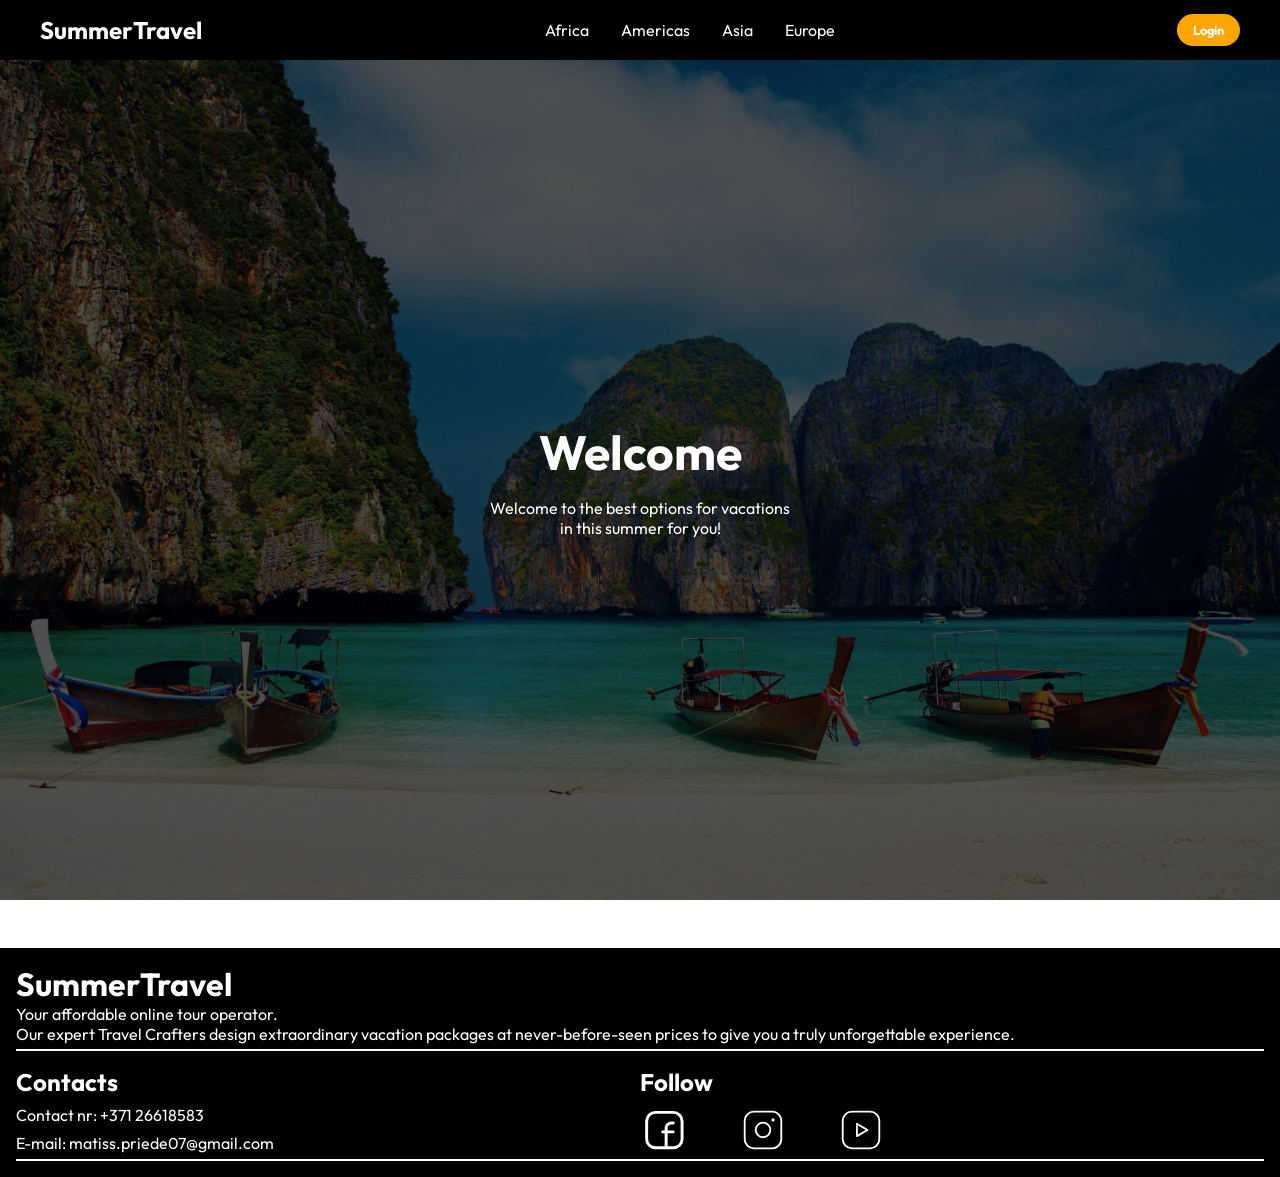
<file: website_v1/index.html>
<!DOCTYPE html>
<html lang="en">
<head>
    <meta charset="UTF-8">
    <meta name="viewport" content="width=device-width, initial-scale=1.0">
    <title>SummerTravel</title>

<link rel="icon" type="image/x-icon" href="Summer Travel logo,palm tree and plane logo.png">

    <link rel="stylesheet" href="style.css">
    <link rel="stylesheet" href="https://cdnjs.cloudflare.com/ajax/libs/font-awesome/6.5.2/css/all.min.css" integrity="sha512-SnH5WK+bZxgPHs44uWIX+LLJAJ9/2PkPKZ5QiAj6Ta86w+fsb2TkcmfRyVX3pBnMFcV7oQPJkl9QevSCWr3W6A==" crossorigin="anonymous" referrerpolicy="no-referrer" />
    <link rel="preconnect" href="https://fonts.googleapis.com">
<link rel="preconnect" href="https://fonts.gstatic.com" crossorigin>
<link href="https://fonts.googleapis.com/css2?family=Outfit&display=swap" rel="stylesheet">

</head>
<body>
    <header>
        <div class="navbar">
            <div class="logo"><a href="index.html">SummerTravel</a></div>
            <ul class="links">
                <li><a href="Africa.html">Africa</a></li>
                <li><a href="Americas.html">Americas</a></li>
                <li><a href="Asia.html">Asia</a></li>
                <li><a href="Europe.html">Europe</a></li>
            </ul>
            <a href="get.html" class="action_btn">Login</a>
            <div class="toggle_btn">
                <i class="fa-solid fa-bars"></i>
            </div>
        </div>


        <div class="dropdown_menu">
                <li><a href="Africa.html">Africa</a></li>
                <li><a href="Americas.html">Americas</a></li>
                <li><a href="Asia.html">Asia</a></li>
                <li><a href="Europe.html">Europe</a></li>
                <li><a href="get.html" class="action_btn">Login</a></li>

        </div>
    </header>

    <main>
        <section class="galvenais">
            <h1>Welcome</h1>
            <p>Welcome to the best options for vacations <br> in this summer for you!</p>

        </section>
    </main>

    <footer class="apaksa">
        <div class="virsraksts">
            <h1>SummerTravel</h1>
            <p>Your affordable online tour operator. </p> <p class="extra_text">Our expert Travel Crafters design extraordinary vacation packages at never-before-seen prices to give you a truly unforgettable experience.</p>
        </div>

        <div class="visi_cont">        
            <div class="contacts">
            <h2>Contacts</h2>
            <p>Contact nr: +371 26618583</p>
            <p>E-mail: matiss.priede07@gmail.com</p>
            </div>
    <div class="follow">
        <h2>Follow</h2>
        <div class="icons_div">
<a href="https://www.facebook.com/?locale=lv_LV"><svg class="follow_icons" xmlns="http://www.w3.org/2000/svg" width="1em" height="1em" viewBox="0 0 994 1024" data-testid="facebook-box-icon"><title>facebook-box-icon</title><path fill="none" stroke="currentColor" stroke-linecap="round" stroke-linejoin="round" stroke-width="60.502" d="M302.508 150.941h363.174c100.15 0 181.344 81.194 181.344 181.344V695.66c0 100.111-81.194 181.305-181.344 181.305H302.346c-100.151 0-181.345-81.194-181.345-181.344V332.447c0-100.232 81.275-181.506 181.508-181.506zM447.705 550.168h217.808"></path><path fill="none" stroke="currentColor" stroke-linecap="round" stroke-linejoin="round" stroke-width="60.502" d="M665.558 368.589h-38.117c-59.13 0-107.089 47.956-107.089 107.089v401.128"></path></svg></a>
<a href="https://www.instagram.com/"><svg class="follow_icons" xmlns="http://www.w3.org/2000/svg" fill="none" viewBox="0 0 41 40" width="1em" height="1em" data-testid="instagram-box-icon"><title>instagram-box-icon</title><path fill="currentColor" fill-rule="evenodd" d="M12.993 5.75a6.742 6.742 0 0 0-6.743 6.743v15.014a6.742 6.742 0 0 0 6.743 6.743h15.014a6.742 6.742 0 0 0 6.743-6.742V12.493a6.742 6.742 0 0 0-6.742-6.743zm0-1.5h15.015c4.551 0 8.242 3.69 8.242 8.243v15.015c0 4.551-3.69 8.242-8.243 8.242H12.993a8.242 8.242 0 0 1-8.243-8.243V12.493a8.242 8.242 0 0 1 8.243-8.243zm15.75 6.189a1.313 1.313 0 1 0 1.319 1.317v-.004h-.75l.75.004a1.312 1.312 0 0 0-1.312-1.317h-.006zm-11.955 5.849a5.25 5.25 0 1 1 7.424 7.424 5.25 5.25 0 0 1-7.424-7.424m-1.061-1.061a6.75 6.75 0 1 1 9.546 9.546 6.75 6.75 0 0 1-9.546-9.546" clip-rule="evenodd" style="stroke: none;"></path></svg></a>
<a href="https://www.youtube.com/"><svg class="follow_icons" xmlns="http://www.w3.org/2000/svg" fill="none" viewBox="0 0 41 40" width="1em" height="1em" data-testid="youtube-box-icon"><title>youtube-box-icon</title><path fill="currentColor" fill-rule="evenodd" d="M6.25 12.5A6.75 6.75 0 0 1 13 5.75h15.007a6.743 6.743 0 0 1 6.743 6.743v15.015a6.743 6.743 0 0 1-6.743 6.742H12.993a6.743 6.743 0 0 1-6.743-6.743zm21.757-8.25H13a8.25 8.25 0 0 0-8.25 8.25v15.007a8.243 8.243 0 0 0 8.243 8.243h15.014a8.243 8.243 0 0 0 8.243-8.242V12.493a8.243 8.243 0 0 0-8.243-8.243zm-10.462 10.1a.75.75 0 0 0-1.125.65v10a.75.75 0 0 0 1.125.65l8.66-5a.75.75 0 0 0 0-1.3zM24.33 20l-6.41 3.7v-7.4z" clip-rule="evenodd" style="stroke: none;"></path></svg></a>
        </div>
    </div>
    
        </div>
    </footer>

    <script>

        const toggleBtn = document.querySelector('.toggle_btn')
        const toggleBtnIcon = document.querySelector('.toggle_btn i')
        const dropDownMenu = document.querySelector('.dropdown_menu')

        toggleBtn.onclick = function () {
            dropDownMenu.classList.toggle('open')
            const isOpen = dropDownMenu.classList.contains('open')

            if (isOpen){
            toggleBtnIcon.classList = 'fa-solid fa-xmark'
            }
            else{
            toggleBtnIcon.classList = 'fa-solid fa-bars'
            }
        }

    </script>
</body>
</html>
</file>
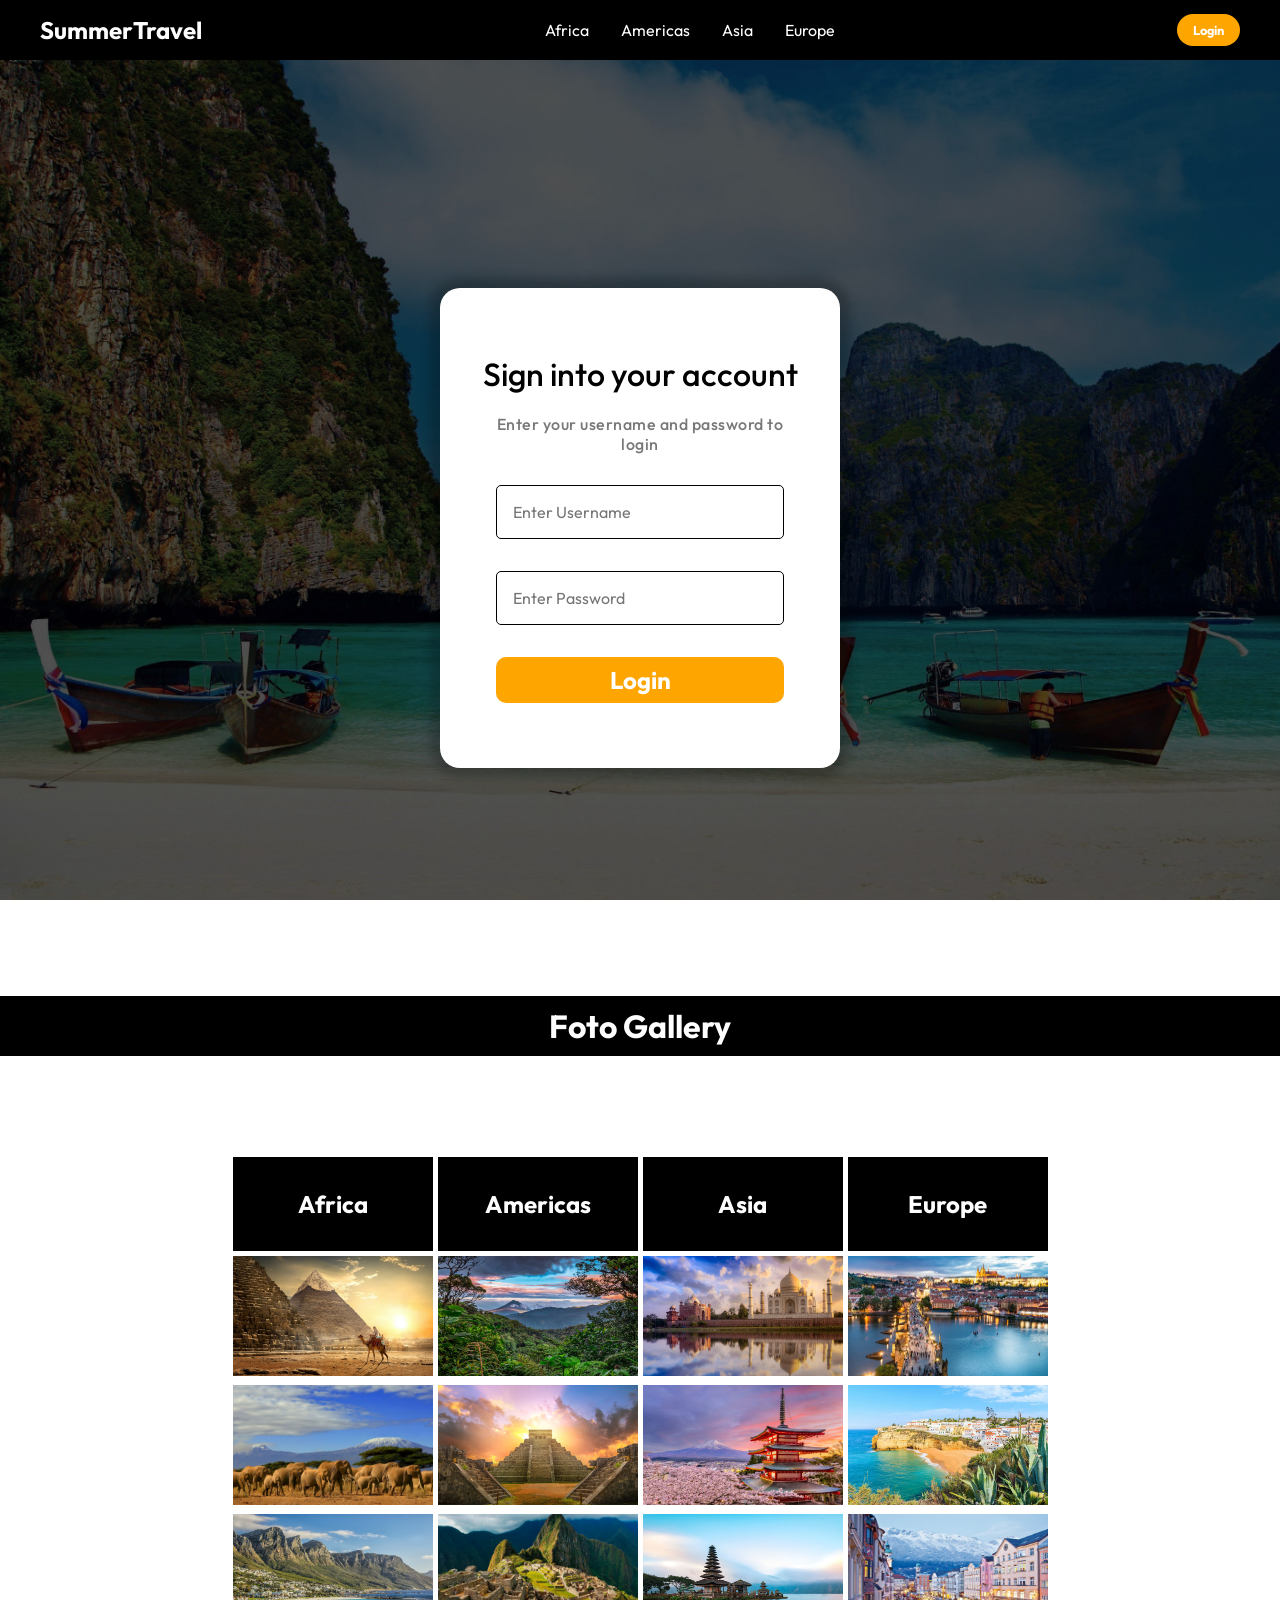
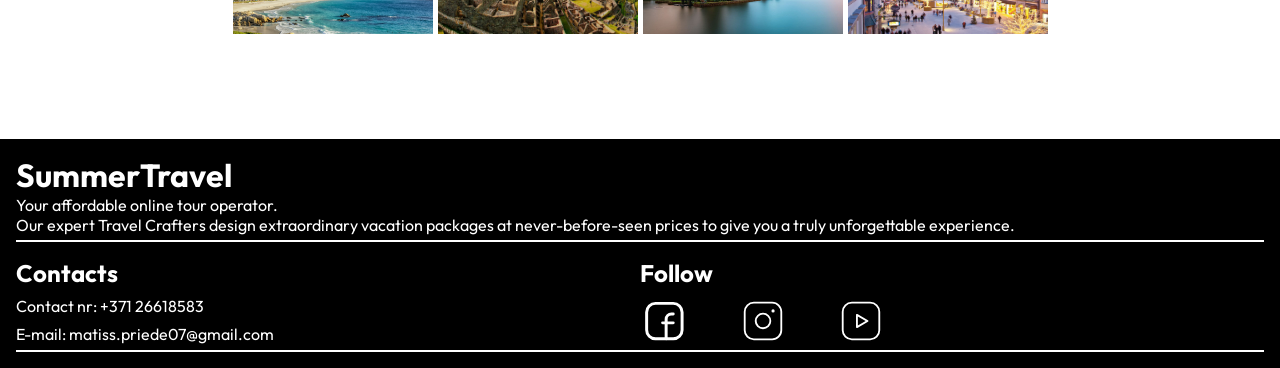
<file: website_v1/get.html>
<!DOCTYPE html>
<html lang="en">
<head>
    <meta charset="UTF-8">
    <meta name="viewport" content="width=device-width, initial-scale=1.0">
    <title>SummerTravel</title>

<link rel="icon" type="image/x-icon" href="Summer Travel logo,palm tree and plane logo.png">

    <link rel="stylesheet" href="style.css">
    <link rel="stylesheet" href="https://cdnjs.cloudflare.com/ajax/libs/font-awesome/6.5.2/css/all.min.css" integrity="sha512-SnH5WK+bZxgPHs44uWIX+LLJAJ9/2PkPKZ5QiAj6Ta86w+fsb2TkcmfRyVX3pBnMFcV7oQPJkl9QevSCWr3W6A==" crossorigin="anonymous" referrerpolicy="no-referrer" />
    <link rel="preconnect" href="https://fonts.googleapis.com">
<link rel="preconnect" href="https://fonts.gstatic.com" crossorigin>
<link href="https://fonts.googleapis.com/css2?family=Outfit&display=swap" rel="stylesheet">

</head>
<body>
    <header>
        <div class="navbar">
            <div class="logo"><a href="index.html">SummerTravel</a></div>
            <ul class="links">
                <li><a href="Africa.html">Africa</a></li>
                <li><a href="Americas.html">Americas</a></li>
                <li><a href="Asia.html">Asia</a></li>
                <li><a href="Europe.html">Europe</a></li>
            </ul>
            <a href="get.html" class="action_btn">Login</a>
            <div class="toggle_btn">
                <i class="fa-solid fa-bars"></i>
            </div>
        </div>


        <div class="dropdown_menu">
                <li><a href="Africa.html">Africa</a></li>
                <li><a href="Americas.html">Americas</a></li>
                <li><a href="Asia.html">Asia</a></li>
                <li><a href="Europe.html">Europe</a></li>
                <li><a href="get.html" class="action_btn">Login</a></li>

        </div>
    </header>

    <main>
        <div class="getstarted_main">
            <div class="login">
                    <div class="login_title">
                        <h5>Sign into your account</h5>
                        <p>Enter your username and password to login</p>

                        <form class="form" action="action_page.php" method="post">                   
                            <input type="text" placeholder="Enter Username" name="uname" class="email" required>
                            <input type="password" placeholder="Enter Password" name="psw" class="email" required>
                            <button class="login_btn" type="sumbit">Login</button>
                        </form>
                    </div>
            </div>
        </div>
        <div class="foto_main">
            <h1>Foto Gallery</h1>
            <div class="table_div">
                <table>
                    <tr>
                        <th>Africa</th>
                        <th>Americas</th>
                        <th>Asia</th>
                        <th>Europe</th>
                    </tr>
                    <tr>
                        <td><img class="table_img" src="egypt2.jpeg" alt=""></td>
                        <td><img class="table_img" src="costa rica.jpg" alt=""></td>
                        <td><img class="table_img" src="india.jpg" alt=""></td>
                        <td><img class="table_img" src="czech.jpg" alt=""></td>
                    </tr>
                    <tr>
                        <td><img class="table_img" src="kenya.webp" alt=""></td>
                        <td><img class="table_img" src="mexico.jpg" alt=""></td>
                        <td><img class="table_img" src="japan.jpg" alt=""></td>
                        <td><img class="table_img" src="portugal.webp" alt=""></td>
                    </tr>
                    <tr>
                        <td><img class="table_img" src="southafrica.webp" alt=""></td>
                        <td><img class="table_img" src="peru.jpg" alt=""></td>
                        <td><img class="table_img" src="Indonesia.jpg" alt=""></td>
                        <td><img class="table_img" src="austria.webp" alt=""></td>
                    </tr>
                </table>
            </div>
        </div>
    </main>

    <footer class="apaksa">
        <div class="virsraksts">
            <h1>SummerTravel</h1>
            <p>Your affordable online tour operator. </p> <p class="extra_text">Our expert Travel Crafters design extraordinary vacation packages at never-before-seen prices to give you a truly unforgettable experience.</p>
        </div>

        <div class="visi_cont">        
            <div class="contacts">
            <h2>Contacts</h2>
            <p>Contact nr: +371 26618583</p>
            <p>E-mail: matiss.priede07@gmail.com</p>
            </div>
    <div class="follow">
        <h2>Follow</h2>
        <div class="icons_div">
<a href="https://www.facebook.com/?locale=lv_LV"><svg class="follow_icons" xmlns="http://www.w3.org/2000/svg" width="1em" height="1em" viewBox="0 0 994 1024" data-testid="facebook-box-icon"><title>facebook-box-icon</title><path fill="none" stroke="currentColor" stroke-linecap="round" stroke-linejoin="round" stroke-width="60.502" d="M302.508 150.941h363.174c100.15 0 181.344 81.194 181.344 181.344V695.66c0 100.111-81.194 181.305-181.344 181.305H302.346c-100.151 0-181.345-81.194-181.345-181.344V332.447c0-100.232 81.275-181.506 181.508-181.506zM447.705 550.168h217.808"></path><path fill="none" stroke="currentColor" stroke-linecap="round" stroke-linejoin="round" stroke-width="60.502" d="M665.558 368.589h-38.117c-59.13 0-107.089 47.956-107.089 107.089v401.128"></path></svg></a>
<a href="https://www.instagram.com/"><svg class="follow_icons" xmlns="http://www.w3.org/2000/svg" fill="none" viewBox="0 0 41 40" width="1em" height="1em" data-testid="instagram-box-icon"><title>instagram-box-icon</title><path fill="currentColor" fill-rule="evenodd" d="M12.993 5.75a6.742 6.742 0 0 0-6.743 6.743v15.014a6.742 6.742 0 0 0 6.743 6.743h15.014a6.742 6.742 0 0 0 6.743-6.742V12.493a6.742 6.742 0 0 0-6.742-6.743zm0-1.5h15.015c4.551 0 8.242 3.69 8.242 8.243v15.015c0 4.551-3.69 8.242-8.243 8.242H12.993a8.242 8.242 0 0 1-8.243-8.243V12.493a8.242 8.242 0 0 1 8.243-8.243zm15.75 6.189a1.313 1.313 0 1 0 1.319 1.317v-.004h-.75l.75.004a1.312 1.312 0 0 0-1.312-1.317h-.006zm-11.955 5.849a5.25 5.25 0 1 1 7.424 7.424 5.25 5.25 0 0 1-7.424-7.424m-1.061-1.061a6.75 6.75 0 1 1 9.546 9.546 6.75 6.75 0 0 1-9.546-9.546" clip-rule="evenodd" style="stroke: none;"></path></svg></a>
<a href="https://www.youtube.com/"><svg class="follow_icons" xmlns="http://www.w3.org/2000/svg" fill="none" viewBox="0 0 41 40" width="1em" height="1em" data-testid="youtube-box-icon"><title>youtube-box-icon</title><path fill="currentColor" fill-rule="evenodd" d="M6.25 12.5A6.75 6.75 0 0 1 13 5.75h15.007a6.743 6.743 0 0 1 6.743 6.743v15.015a6.743 6.743 0 0 1-6.743 6.742H12.993a6.743 6.743 0 0 1-6.743-6.743zm21.757-8.25H13a8.25 8.25 0 0 0-8.25 8.25v15.007a8.243 8.243 0 0 0 8.243 8.243h15.014a8.243 8.243 0 0 0 8.243-8.242V12.493a8.243 8.243 0 0 0-8.243-8.243zm-10.462 10.1a.75.75 0 0 0-1.125.65v10a.75.75 0 0 0 1.125.65l8.66-5a.75.75 0 0 0 0-1.3zM24.33 20l-6.41 3.7v-7.4z" clip-rule="evenodd" style="stroke: none;"></path></svg></a>
        </div>
    </div>
    
        </div>
    </footer>

    <script>

        const toggleBtn = document.querySelector('.toggle_btn')
        const toggleBtnIcon = document.querySelector('.toggle_btn i')
        const dropDownMenu = document.querySelector('.dropdown_menu')

        toggleBtn.onclick = function () {
            dropDownMenu.classList.toggle('open')
            const isOpen = dropDownMenu.classList.contains('open')

            if (isOpen){
            toggleBtnIcon.classList = 'fa-solid fa-xmark'
            }
            else{
            toggleBtnIcon.classList = 'fa-solid fa-bars'
            }
        }

    </script>
</body>
</html>
</file>
<file: website_v1/style.css>
* {
  margin: 0;
  padding: 0;
  box-sizing: border-box;
  font-family: "Outfit", sans-serif;
}
body {
  background-image: url("backgroung.jpg");
  background-attachment: fixed;
  height: 100%;
  background-position: center;
  background-repeat: no-repeat;
  background-size: cover;
}
li {
  list-style: none;
}
a {
  text-decoration: none;
  color: #fff;
  font-size: 1rem;
}
a:hover {
  color: orange;
}
header {
  position: relative;
  padding: 0 2rem;
  background-color: black;
}
.navbar {
  width: 100%;
  height: 60px;
  max-width: 1200px;
  margin: 0 auto;
  display: flex;
  align-items: center;
  justify-content: space-between;
  background-color: black;
}
.navbar .logo a {
  font-size: 1.5rem;
  font-weight: bold;
}
.navbar .links {
  display: flex;
  gap: 2rem;
}
.navbar .toggle_btn {
  color: #fff;
  font-size: 1.5rem;
  cursor: pointer;
  display: none;
}

.action_btn {
  background-color: orange;
  color: #fff;
  padding: 0.5rem 1rem;
  border: none;
  outline: none;
  border-radius: 20px;
  font-size: 0.8rem;
  font-weight: bold;
  cursor: pointer;
  transition: scale 0.2 ease;
}
.action_btn:hover {
  scale: 1.05;
  color: #fff;
}
.action_btn:active {
  scale: 0.95;
}

/* DROPDOWN MENU */
.dropdown_menu {
  display: none;
  position: absolute;
  right: 2rem;
  top: 76px;
  height: 0;
  width: 300px;
  background: rgba(0, 0, 0, 0.65);
  backdrop-filter: blur(15px);
  border-radius: 10px;
  overflow: hidden;
  transition: height 0.3s cubic-bezier(0.175, 0.885, 0.32, 1.275);
  z-index: 1;
  font-weight: bold;
}

.dropdown_menu.open {
  height: 230px;
}

.dropdown_menu li {
  padding: 0.7rem;
  display: flex;
  align-items: center;
  justify-content: center;
}

.dropdown_menu .action_btn {
  width: 100%;
  display: flex;
  justify-content: center;
}

/* Main */
section.galvenais {
  height: calc(100vh - 60px);
  display: flex;
  flex-direction: column;
  align-items: center;
  justify-content: center;
  text-align: center;
  color: #fff;
}

.galvenais h1 {
  font-size: 3rem;
  margin-bottom: 1rem;
}

/* Footer */
.apaksa {
  background-color: black;
  color: #fff;
  padding: 1rem;
  margin-top: 3rem;
}
.virsraksts {
  text-align: left;
  border-bottom: solid 2px;
  padding-bottom: 5px;
  margin-bottom: 1rem;
}
.visi_cont {
  display: flex;
  flex-direction: row;
  border-bottom: solid 2px;
}
.contacts {
  display: flex;
  flex-direction: column;
  width: 50%;
  gap: 0.5rem;
}
.follow {
  display: flex;
  flex-direction: column;
  width: 50%;
}
.icons_div {
  display: flex;
  flex-direction: row;
  justify-content: flex-start;
  gap: 3rem;
  margin-top: 0.5rem;
}
.follow_icons {
  height: 50px;
  width: 50px;
}
/* AFRICA */

.a_main {
  display: flex;
  align-items: center;
  justify-content: center;
  flex-wrap: wrap;
  flex-direction: column;
  padding-top: 2rem;
}

.africa_img_text {
  position: absolute;
  top: 50%;
  left: 50%;
  transform: translate(-50%, -50%);
  text-align: center;
  color: #fff;
  text-transform: uppercase;
  font-weight: bold;
  background-color: chocolate;
  padding: 8px;
  border-radius: 14px;
  z-index: -1;
  font-size: 1.05rem;
}

.top_img {
  display: flex;
  border-radius: 20px;
  position: relative;
  justify-content: center;
  max-width: 1200px;
}

.africa_img {
  border-radius: 20px;
  width: 70%;
  height: 50%;
  object-fit: scale-down;
  z-index: -2;
  box-shadow: 0 0 10px 10px rgba(255, 134, 58, 0.5);
}

.uzraksts {
  padding: 4rem;
  color: #fff;
  text-align: center;
}
.mini_uzraksts {
  color: #fff;
  max-width: 1200px;
  padding-left: 100px;
  padding-right: 100px;
  text-align: center;
}

/* Americas */
.americas_img_text {
  position: absolute;
  top: 50%;
  left: 50%;
  transform: translate(-50%, -50%);
  text-align: center;
  color: #fff;
  text-transform: uppercase;
  font-weight: bold;
  background-color: rgb(124, 143, 31);
  padding: 8px;
  border-radius: 14px;
  z-index: -1;
  font-size: 1.05rem;
}
.americas_img {
  border-radius: 20px;
  width: 70%;
  height: 50%;
  object-fit: scale-down;
  z-index: -2;
  box-shadow: 0 0 10px 10px rgba(222, 255, 58, 0.5);
}
/* ASIA */
.asia_img_text {
  position: absolute;
  top: 50%;
  left: 50%;
  transform: translate(-50%, -50%);
  text-align: center;
  color: #fff;
  text-transform: uppercase;
  font-weight: bold;
  background-color: rgb(255, 106, 0);
  padding: 8px;
  border-radius: 14px;
  z-index: -1;
  font-size: 1.05rem;
}
.asia_img {
  border-radius: 20px;
  width: 70%;
  height: 50%;
  object-fit: scale-down;
  z-index: -2;
  box-shadow: 0 0 10px 10px rgba(255, 106, 0, 0.5);
}
/* EUROPE */
.europe_img_text {
  position: absolute;
  top: 50%;
  left: 50%;
  transform: translate(-50%, -50%);
  text-align: center;
  color: #fff;
  text-transform: uppercase;
  font-weight: bold;
  background-color: rgb(0, 208, 255);
  padding: 8px;
  border-radius: 14px;
  z-index: -1;
  font-size: 1.05rem;
}
.europe_img {
  border-radius: 20px;
  width: 70%;
  height: 50%;
  object-fit: scale-down;
  z-index: -2;
  box-shadow: 0 0 10px 10px rgba(0, 208, 255, 0.5);
}

/* BLOKI */

.a_blocks {
  display: flex;
  flex-direction: column;
  justify-content: flex-start;
  padding-left: 100px;
  padding-right: 100px;
  width: 100%;
  max-width: 1200px;
}

/* Līnijas jeb viss contents kas ir vienā blokā */
.a_line {
  display: flex;
  justify-content: flex-start;
  align-content: center;
  height: auto;
}

.a_line2 {
  display: flex;
  justify-content: flex-end;
  align-content: center;
  height: auto;
}

#rem_top {
  margin-top: 3rem;
}

/* Attēls Blakus tekstam blokos */
.attels {
  width: 400px;
  height: 230px;
}
.maroka {
  width: 100%;
  height: 100%;
  border-top-left-radius: 20px;
  border-bottom-left-radius: 20px;
}

/* Viss baltais kur iekšā ir teksts */
.texts_pie_img {
  background-color: #fff;
  width: 400px;
  padding: 10px;
  display: flex;
  flex-direction: row;
  justify-content: space-between;
  border-top-right-radius: 20px;
  border-bottom-right-radius: 20px;
}

/* Teksti blokos kas ir balkus */
/* text_right ir teksts pa kreisi, kur ir nosaukumi */
.text_right {
  display: flex;
  flex-direction: column;
  justify-content: flex-start;
}
/* text_left ir teksts pa labi, kur ir cipari */
.text_left {
  display: flex;
  flex-direction: column;
  gap: 1.5rem;
  justify-content: space-between;
}
.cena {
  background-color: black;
  color: #fff;
  border-radius: 15px;
  padding: 10px;
}

.vietas {
  padding-left: 4px;
  line-height: 1.5;
  list-style-image: url("where_to_vote_FILL0_wght400_GRAD0_opsz24.svg");
}
.vietas-ul {
  padding-left: 25px;
  margin-top: 10px;
}

/* LOGIN */

.getstarted_main {
  height: calc(100dvh - 60px);
  display: flex;
  justify-content: center;
  align-items: center;
  margin: 3rem 0rem;
}
.login {
  display: flex;
  flex-direction: column;
  justify-content: center;
  text-align: center;
  padding: 30px;
  width: 25rem;
  height: 30rem;
  background-color: #fff;
  box-shadow: 0px 0px 10px 10px rgba(0, 0, 0, 0.2);
  border-radius: 20px;
  margin: 0 15px;
}

.login_title {
  margin: 10px;
  display: flex;
  flex-direction: column;
  align-content: center;
}
h5 {
  font-size: 2rem;
  font-weight: 500;
  color: black;
}
.login_title p {
  padding: 20px 0 15px 0;
  font-size: 1rem;
  letter-spacing: 0.5px;
  color: rgb(120, 120, 120);
  font-weight: 500;
}

.email {
  width: 90%;
  border: solid 1.5px black;
  border-radius: 5px;
  background: none;
  padding: 1rem;
  font-size: 1rem;
  color: black;
  margin: 1rem;
}
.label {
  position: absolute;
  top: 1rem;
  left: 35px;
  color: black;
  font-weight: 500;
  font-size: 18px;
}
.login_btn {
  background-color: orange;
  color: #fff;
  padding: 0.5rem 1rem;
  border: none;
  outline: none;
  border-radius: 10px;
  font-size: 1.5rem;
  font-weight: bold;
  cursor: pointer;
  transition: scale 0.2 ease;
  width: 90%;
  margin-top: 1rem;
}
.login_btn:hover {
  scale: 1.05;
  color: #fff;
}

.foto_main {
  display: flex;
  flex-direction: column;
  align-items: center;
}
.foto_main h1 {
  color: #fff;
  background-color: black;
  width: 100%;
  height: 60px;
  display: flex;
  justify-content: center;
  align-items: center;
}
.tabel_div {
  width: 1200px;
  overflow-x: hidden;
}
table {
  border: solid 5px #fff;
  width: 100%;
  margin-top: 6rem;
  margin-bottom: 3rem;
  border-collapse: collapse;
  border-spacing: none;
}
th {
  color: #fff;
  border: solid 5px #fff;
  font-size: 1.5rem;
  background-color: black;
  padding: 2rem;
}
td {
  border: solid 5px #fff;
  height: 120px;
}
.table_img {
  width: 200px;
  height: 120px;
}

/* MEDIA DESIGN */

@media (max-width: 1150px) {
  .a_line,
  .a_line2 {
    justify-content: center;
  }
  .text_right {
    font-size: 0.8rem;
  }
  .text_left {
    margin-left: 1rem;
  }
}

@media (max-width: 992px) {
  .navbar .links,
  .navbar .action_btn {
    display: none;
  }

  .navbar .toggle_btn {
    display: block;
  }

  .dropdown_menu {
    display: block;
  }

  /* AFRICA */
  .a_line,
  .a_line2 {
    justify-content: center;
    flex-wrap: wrap;
  }
  .texts_pie_img,
  .maroka {
    width: 100%;
    border-radius: 20px;
  }
  .foto_main {
    display: none;
  }
}

@media (max-width: 576px) {
  .dropdown_menu {
    left: 2rem;
    width: unset;
  }
  .maroka,
  .attels {
    display: none;
  }
  .visi_cont {
    flex-direction: column;
    gap: 1.5rem;
  }
  .contacts {
    border-bottom: solid 2px;
    width: 100%;
    padding-bottom: 5px;
  }
  .follow {
    width: 100%;
  }
  .icons_div {
    gap: 1rem;
  }
  .getstarted_main {
    width: 100%;
  }
}

@media (max-width: 475px) {
  .texts_pie_img {
    flex-wrap: wrap;
  }
  .text_left {
    width: 100%;
    text-align: center;
    margin-top: 10px;
    margin-left: 0;
  }

  .a_blocks,
  .mini_uzraksts {
    padding-left: 2rem;
    padding-right: 2rem;
  }
  .top_img {
    height: 140px;
  }
  .africa_img,
  .americas_img,
  .asia_img,
  .europe_img {
    width: 85%;
    height: 140px;
    object-fit: cover;
  }
  .extra_text {
    display: none;
  }
  .vietas-ul {
    font-size: 1rem;
  }
}
</file>
